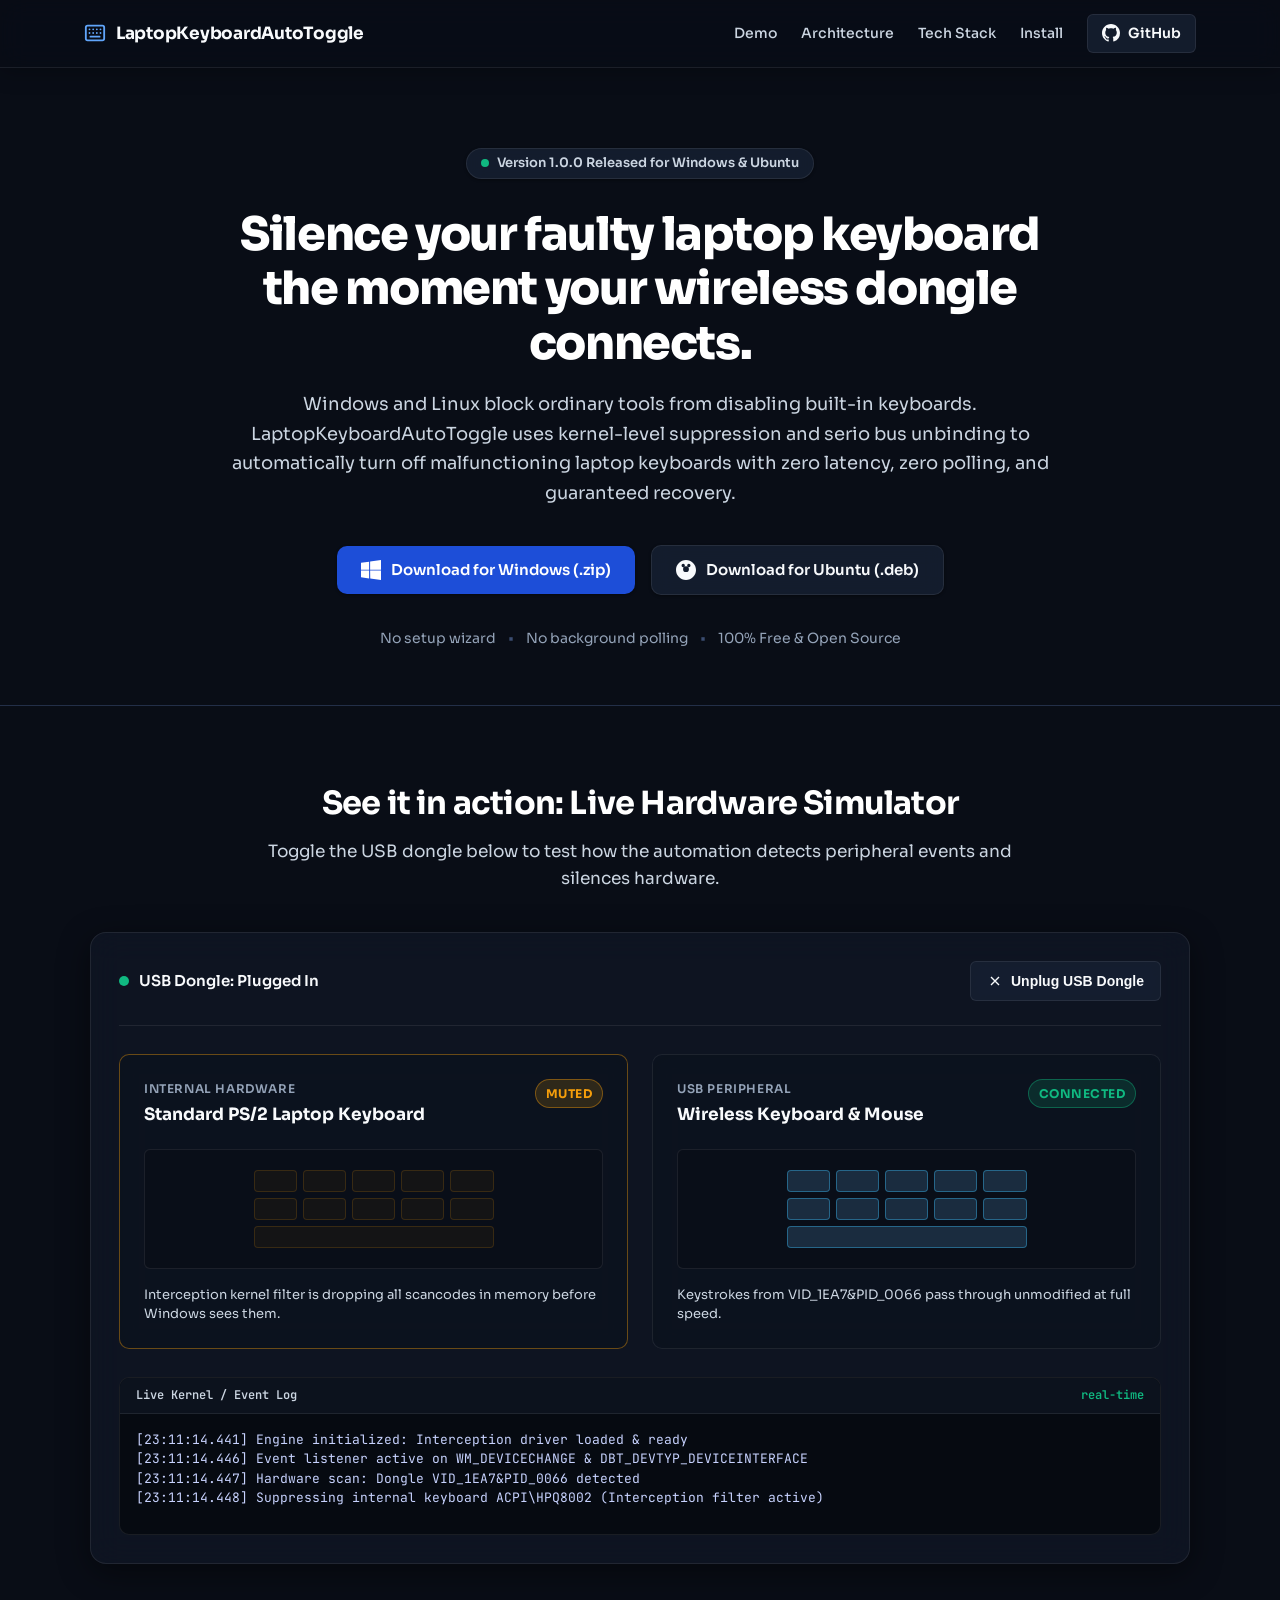
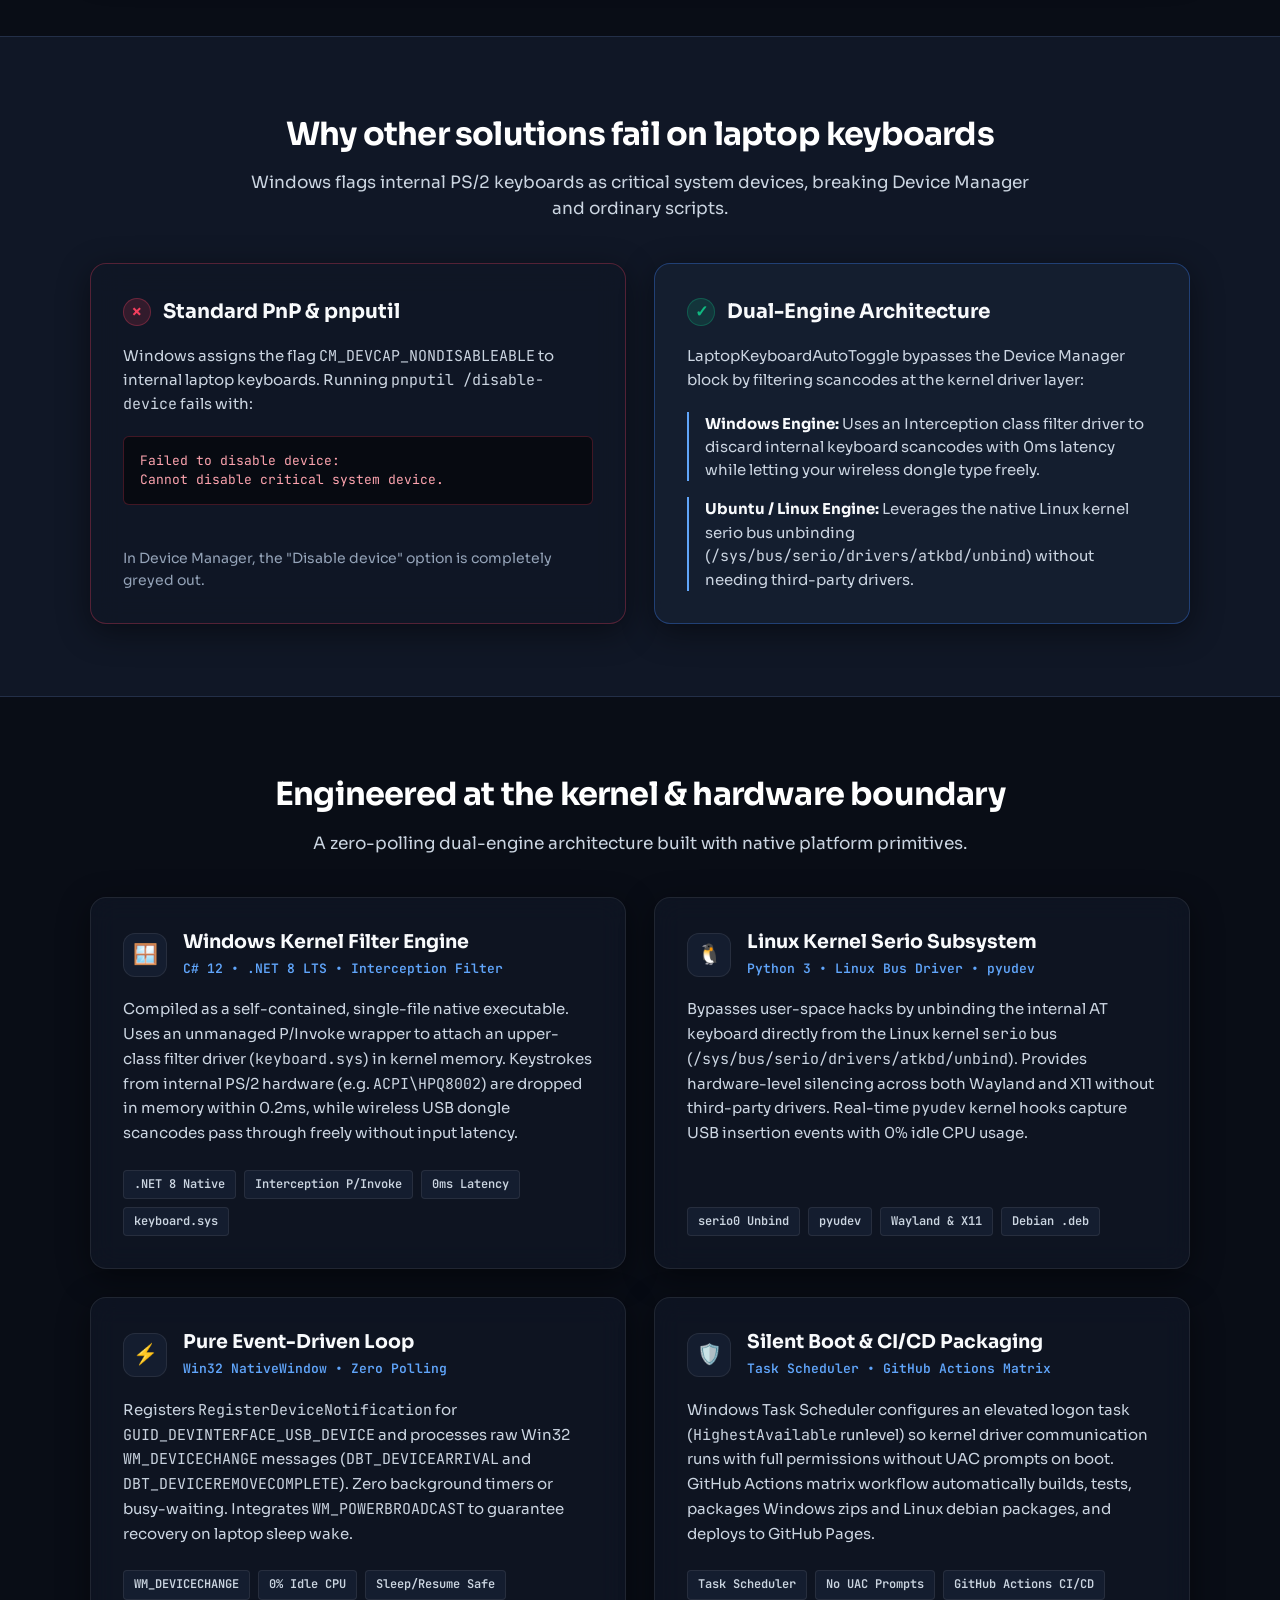
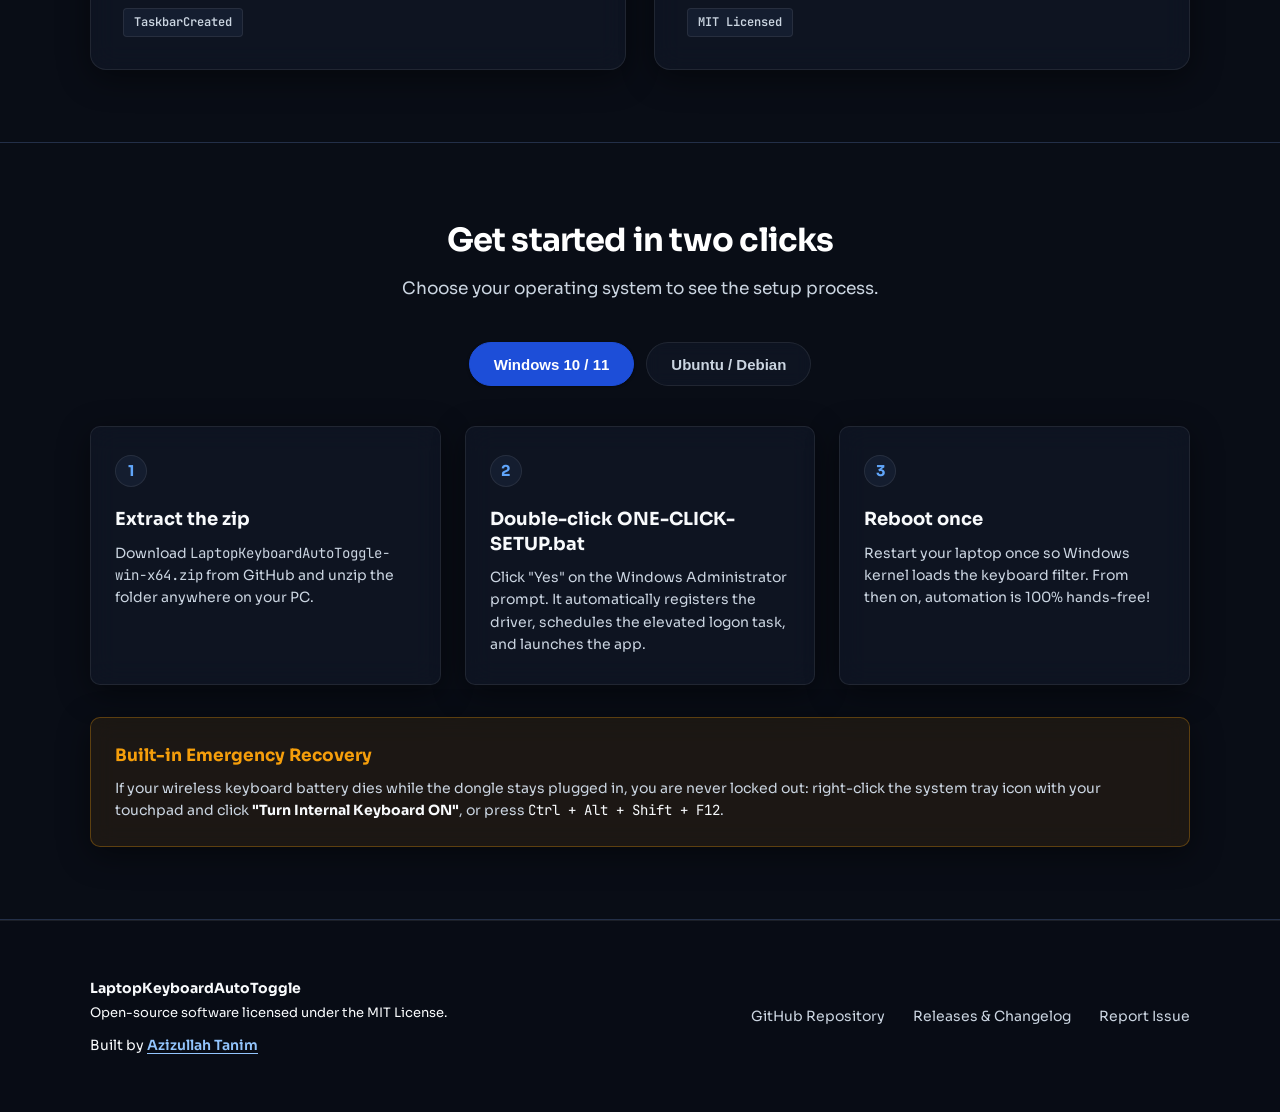
<file: docs/index.html>
<!DOCTYPE html>
<html lang="en">
<head>
  <meta charset="UTF-8">
  <meta name="viewport" content="width=device-width, initial-scale=1.0">
  <title>LaptopKeyboardAutoToggle — Automatic Internal Keyboard Suppression</title>
  <meta name="description" content="Lightweight open-source utility for Windows and Ubuntu that automatically silences faulty laptop keyboards when a wireless USB dongle connects.">
  
  <!-- Open Graph / Facebook -->
  <meta property="og:type" content="website">
  <meta property="og:url" content="https://tanim913.github.io/LaptopKeyboardAutoToggle/">
  <meta property="og:title" content="LaptopKeyboardAutoToggle — Automatic Internal Keyboard Suppression">
  <meta property="og:description" content="Lightweight open-source utility for Windows and Ubuntu that automatically silences faulty laptop keyboards when a wireless USB dongle connects.">
  <meta property="og:image" content="https://tanim913.github.io/LaptopKeyboardAutoToggle/og-image.png">
  <meta property="og:image:width" content="1200">
  <meta property="og:image:height" content="630">

  <!-- Twitter / X -->
  <meta name="twitter:card" content="summary_large_image">
  <meta name="twitter:url" content="https://tanim913.github.io/LaptopKeyboardAutoToggle/">
  <meta name="twitter:title" content="LaptopKeyboardAutoToggle — Automatic Internal Keyboard Suppression">
  <meta name="twitter:description" content="Lightweight open-source utility for Windows and Ubuntu that automatically silences faulty laptop keyboards when a wireless USB dongle connects.">
  <meta name="twitter:image" content="https://tanim913.github.io/LaptopKeyboardAutoToggle/og-image.png">

  <link rel="stylesheet" href="style.css">
  <link rel="preconnect" href="https://fonts.googleapis.com">
  <link rel="preconnect" href="https://fonts.gstatic.com" crossorigin>
  <link href="https://fonts.googleapis.com/css2?family=Sora:wght@400;500;600;700;800&family=JetBrains+Mono:wght@400;500;600&display=swap" rel="stylesheet">
</head>
<body>

  <!-- Navigation -->
  <nav class="site-nav">
    <div class="nav-container">
      <a href="#" class="brand">
        <svg class="brand-icon" viewBox="0 0 24 24" fill="none" stroke="currentColor" stroke-width="2" stroke-linecap="round" stroke-linejoin="round">
          <rect x="2" y="4" width="20" height="16" rx="2"></rect>
          <path d="M6 8h.001M10 8h.001M14 8h.001M18 8h.001M6 12h.001M10 12h.001M14 12h.001M18 12h.001M7 16h10"></path>
        </svg>
        <span class="brand-name">LaptopKeyboardAutoToggle</span>
      </a>

      <div class="nav-links">
        <a href="#simulator" class="nav-item">Demo</a>
        <a href="#architecture" class="nav-item">Architecture</a>
        <a href="#tech" class="nav-item">Tech Stack</a>
        <a href="#install" class="nav-item">Install</a>
        <a href="https://github.com/tanim913/LaptopKeyboardAutoToggle" class="nav-btn-gh" target="_blank" rel="noopener" aria-label="GitHub Repository">
          <svg viewBox="0 0 24 24" width="18" height="18" fill="currentColor">
            <path d="M12 0C5.37 0 0 5.37 0 12c0 5.31 3.435 9.795 8.205 11.385.6.105.825-.255.825-.57 0-.285-.015-1.23-.015-2.235-3.015.555-3.795-.735-4.035-1.41-.135-.345-.72-1.41-1.23-1.695-.42-.225-1.02-.78-.015-.795.945-.015 1.62.87 1.845 1.23 1.08 1.815 2.805 1.305 3.495.99.105-.78.42-1.305.765-1.605-2.67-.3-5.46-1.335-5.46-5.925 0-1.305.465-2.385 1.23-3.225-.12-.3-.54-1.53.12-3.18 0 0 1.005-.315 3.3 1.23.96-.27 1.98-.405 3-.405s2.04.135 3 .405c2.295-1.56 3.3-1.23 3.3-1.23.66 1.65.24 2.88.12 3.18.765.84 1.23 1.905 1.23 3.225 0 4.605-2.805 5.625-5.475 5.925.435.375.81 1.095.81 2.22 0 1.605-.015 2.895-.015 3.3 0 .315.225.69.825.57A12.02 12.02 0 0024 12c0-6.63-5.37-12-12-12z"/>
          </svg>
          <span class="gh-text">GitHub</span>
        </a>
      </div>
    </div>
  </nav>

  <!-- Hero Section -->
  <header class="hero-section">
    <div class="hero-container">
      <div class="version-badge">
        <span class="badge-dot"></span>
        <span>Version 1.0.0 Released for Windows & Ubuntu</span>
      </div>

      <h1 class="hero-title">
        Silence your faulty laptop keyboard the moment your wireless dongle connects.
      </h1>

      <p class="hero-description">
        Windows and Linux block ordinary tools from disabling built-in keyboards. LaptopKeyboardAutoToggle uses kernel-level suppression and serio bus unbinding to automatically turn off malfunctioning laptop keyboards with zero latency, zero polling, and guaranteed recovery.
      </p>

      <div class="hero-actions">
        <a href="https://github.com/tanim913/LaptopKeyboardAutoToggle/releases/download/v1.0.0/LaptopKeyboardAutoToggle-win-x64.zip" class="btn btn-primary">
          <svg viewBox="0 0 24 24" width="20" height="20" fill="currentColor">
            <path d="M0 3.449L9.75 2.1v9.451H0m10.949-9.602L24 0v11.551H10.949M0 12.6h9.75v9.451L0 20.699M10.949 12.6H24V24l-12.9-1.801"/>
          </svg>
          <span>Download for Windows (.zip)</span>
        </a>

        <a href="https://github.com/tanim913/LaptopKeyboardAutoToggle/releases/download/v1.2.0/laptop-keyboard-auto-toggle_1.2.0-1_all.deb" class="btn btn-secondary">
          <svg viewBox="0 0 24 24" width="20" height="20" fill="currentColor">
            <path d="M12 0C5.373 0 0 5.373 0 12c0 6.627 5.373 12 12 12s12-5.373 12-12c0-6.627-5.373-12-12-12zm-3.414 4.586a2.001 2.001 0 110 4 2.001 2.001 0 010-4zm6.828 0a2 2 0 110 4 2 2 0 010-4zM12 14.5a3.5 3.5 0 110-7 3.5 3.5 0 010 7z"/>
          </svg>
          <span>Download for Ubuntu (.deb)</span>
        </a>
      </div>

      <div class="hero-meta">
        <span>No setup wizard</span>
        <span class="meta-separator">•</span>
        <span>No background polling</span>
        <span class="meta-separator">•</span>
        <span>100% Free & Open Source</span>
      </div>
    </div>
  </header>

  <!-- Interactive Demo / Simulator Section -->
  <section id="simulator" class="simulator-section">
    <div class="section-container">
      <div class="section-header">
        <h2 class="section-title">See it in action: Live Hardware Simulator</h2>
        <p class="section-subtitle">Toggle the USB dongle below to test how the automation detects peripheral events and silences hardware.</p>
      </div>

      <div class="simulator-card">
        <div class="simulator-controls">
          <div class="control-label">
            <span class="control-indicator" id="simDongleStatusDot"></span>
            <span id="simDongleStatusText">USB Dongle: Plugged In</span>
          </div>

          <button id="simToggleBtn" class="sim-btn">
            <svg class="plug-icon" viewBox="0 0 24 24" fill="none" stroke="currentColor" stroke-width="2">
              <path d="M18 6L6 18M6 6l12 12"></path>
            </svg>
            <span id="simBtnLabel">Unplug USB Dongle</span>
          </button>
        </div>

        <div class="simulator-grid">
          <!-- Laptop Keyboard Device Card -->
          <div class="device-box" id="simLaptopBox">
            <div class="device-header">
              <div class="device-identity">
                <span class="device-type">Internal Hardware</span>
                <span class="device-name">Standard PS/2 Laptop Keyboard</span>
              </div>
              <span class="status-pill status-disabled" id="simLaptopPill">MUTED</span>
            </div>

            <div class="device-body">
              <div class="device-visual">
                <div class="keyboard-frame" id="simLaptopFrame">
                  <div class="key-row"><span class="key"></span><span class="key"></span><span class="key"></span><span class="key"></span><span class="key"></span></div>
                  <div class="key-row"><span class="key"></span><span class="key"></span><span class="key"></span><span class="key"></span><span class="key"></span></div>
                  <div class="key-row"><span class="key space"></span></div>
                </div>
              </div>
              <p class="device-caption" id="simLaptopCaption">Interception kernel filter is dropping all scancodes in memory before Windows sees them.</p>
            </div>
          </div>

          <!-- Wireless Keyboard Device Card -->
          <div class="device-box" id="simWirelessBox">
            <div class="device-header">
              <div class="device-identity">
                <span class="device-type">USB Peripheral</span>
                <span class="device-name">Wireless Keyboard & Mouse</span>
              </div>
              <span class="status-pill status-active" id="simWirelessPill">CONNECTED</span>
            </div>

            <div class="device-body">
              <div class="device-visual">
                <div class="keyboard-frame active-frame" id="simWirelessFrame">
                  <div class="key-row"><span class="key active"></span><span class="key active"></span><span class="key active"></span><span class="key active"></span><span class="key active"></span></div>
                  <div class="key-row"><span class="key active"></span><span class="key active"></span><span class="key active"></span><span class="key active"></span><span class="key active"></span></div>
                  <div class="key-row"><span class="key space active"></span></div>
                </div>
              </div>
              <p class="device-caption" id="simWirelessCaption">Keystrokes from VID_1EA7&PID_0066 pass through unmodified at full speed.</p>
            </div>
          </div>
        </div>

        <!-- Simulated Event Console -->
        <div class="console-box">
          <div class="console-bar">
            <span>Live Kernel / Event Log</span>
            <span class="console-tag">real-time</span>
          </div>
          <pre id="simConsoleOutput" class="console-content"></pre>
        </div>
      </div>
    </div>
  </section>

  <!-- The Problem & Architecture -->
  <section id="architecture" class="architecture-section">
    <div class="section-container">
      <div class="section-header">
        <h2 class="section-title">Why other solutions fail on laptop keyboards</h2>
        <p class="section-subtitle">Windows flags internal PS/2 keyboards as critical system devices, breaking Device Manager and ordinary scripts.</p>
      </div>

      <div class="comparison-grid">
        <div class="comparison-card comp-failed">
          <div class="card-title-group">
            <span class="card-marker">×</span>
            <h3>Standard PnP & pnputil</h3>
          </div>
          <p class="card-desc">
            Windows assigns the flag <code>CM_DEVCAP_NONDISABLEABLE</code> to internal laptop keyboards. Running <code>pnputil /disable-device</code> fails with:
          </p>
          <div class="code-snippet-box">
            <code>Failed to disable device:<br>Cannot disable critical system device.</code>
          </div>
          <p class="card-note">In Device Manager, the "Disable device" option is completely greyed out.</p>
        </div>

        <div class="comparison-card comp-success">
          <div class="card-title-group">
            <span class="card-marker check">✓</span>
            <h3>Dual-Engine Architecture</h3>
          </div>
          <p class="card-desc">
            LaptopKeyboardAutoToggle bypasses the Device Manager block by filtering scancodes at the kernel driver layer:
          </p>
          <ul class="engine-list">
            <li>
              <strong>Windows Engine:</strong> Uses an Interception class filter driver to discard internal keyboard scancodes with 0ms latency while letting your wireless dongle type freely.
            </li>
            <li>
              <strong>Ubuntu / Linux Engine:</strong> Leverages the native Linux kernel serio bus unbinding (<code>/sys/bus/serio/drivers/atkbd/unbind</code>) without needing third-party drivers.
            </li>
          </ul>
        </div>
      </div>
    </div>
  </section>

  <!-- Technology Stack Section -->
  <section id="tech" class="tech-section">
    <div class="section-container">
      <div class="section-header">
        <h2 class="section-title">Engineered at the kernel & hardware boundary</h2>
        <p class="section-subtitle">A zero-polling dual-engine architecture built with native platform primitives.</p>
      </div>

      <div class="tech-grid">
        <div class="tech-card">
          <div class="tech-card-header">
            <span class="tech-icon-badge win-badge">🪟</span>
            <div class="tech-header-text">
              <h3>Windows Kernel Filter Engine</h3>
              <span class="tech-sub">C# 12 • .NET 8 LTS • Interception Filter</span>
            </div>
          </div>
          <p class="tech-body">
            Compiled as a self-contained, single-file native executable. Uses an unmanaged P/Invoke wrapper to attach an upper-class filter driver (<code>keyboard.sys</code>) in kernel memory. Keystrokes from internal PS/2 hardware (e.g. <code>ACPI\HPQ8002</code>) are dropped in memory within 0.2ms, while wireless USB dongle scancodes pass through freely without input latency.
          </p>
          <div class="tech-tags">
            <span class="tag">.NET 8 Native</span>
            <span class="tag">Interception P/Invoke</span>
            <span class="tag">0ms Latency</span>
            <span class="tag">keyboard.sys</span>
          </div>
        </div>

        <div class="tech-card">
          <div class="tech-card-header">
            <span class="tech-icon-badge linux-badge">🐧</span>
            <div class="tech-header-text">
              <h3>Linux Kernel Serio Subsystem</h3>
              <span class="tech-sub">Python 3 • Linux Bus Driver • pyudev</span>
            </div>
          </div>
          <p class="tech-body">
            Bypasses user-space hacks by unbinding the internal AT keyboard directly from the Linux kernel <code>serio</code> bus (<code>/sys/bus/serio/drivers/atkbd/unbind</code>). Provides hardware-level silencing across both Wayland and X11 without third-party drivers. Real-time <code>pyudev</code> kernel hooks capture USB insertion events with 0% idle CPU usage.
          </p>
          <div class="tech-tags">
            <span class="tag">serio0 Unbind</span>
            <span class="tag">pyudev</span>
            <span class="tag">Wayland & X11</span>
            <span class="tag">Debian .deb</span>
          </div>
        </div>

        <div class="tech-card">
          <div class="tech-card-header">
            <span class="tech-icon-badge event-badge">⚡</span>
            <div class="tech-header-text">
              <h3>Pure Event-Driven Loop</h3>
              <span class="tech-sub">Win32 NativeWindow • Zero Polling</span>
            </div>
          </div>
          <p class="tech-body">
            Registers <code>RegisterDeviceNotification</code> for <code>GUID_DEVINTERFACE_USB_DEVICE</code> and processes raw Win32 <code>WM_DEVICECHANGE</code> messages (<code>DBT_DEVICEARRIVAL</code> and <code>DBT_DEVICEREMOVECOMPLETE</code>). Zero background timers or busy-waiting. Integrates <code>WM_POWERBROADCAST</code> to guarantee recovery on laptop sleep wake.
          </p>
          <div class="tech-tags">
            <span class="tag">WM_DEVICECHANGE</span>
            <span class="tag">0% Idle CPU</span>
            <span class="tag">Sleep/Resume Safe</span>
            <span class="tag">TaskbarCreated</span>
          </div>
        </div>

        <div class="tech-card">
          <div class="tech-card-header">
            <span class="tech-icon-badge boot-badge">🛡️</span>
            <div class="tech-header-text">
              <h3>Silent Boot & CI/CD Packaging</h3>
              <span class="tech-sub">Task Scheduler • GitHub Actions Matrix</span>
            </div>
          </div>
          <p class="tech-body">
            Windows Task Scheduler configures an elevated logon task (<code>HighestAvailable</code> runlevel) so kernel driver communication runs with full permissions without UAC prompts on boot. GitHub Actions matrix workflow automatically builds, tests, packages Windows zips and Linux debian packages, and deploys to GitHub Pages.
          </p>
          <div class="tech-tags">
            <span class="tag">Task Scheduler</span>
            <span class="tag">No UAC Prompts</span>
            <span class="tag">GitHub Actions CI/CD</span>
            <span class="tag">MIT Licensed</span>
          </div>
        </div>
      </div>
    </div>
  </section>

  <!-- Installation & Usage Guide -->
  <section id="install" class="install-section">
    <div class="section-container">
      <div class="section-header">
        <h2 class="section-title">Get started in two clicks</h2>
        <p class="section-subtitle">Choose your operating system to see the setup process.</p>
      </div>

      <!-- OS Tabs -->
      <div class="os-tabs">
        <button class="os-tab active" data-tab="win">Windows 10 / 11</button>
        <button class="os-tab" data-tab="linux">Ubuntu / Debian</button>
      </div>

      <!-- Windows Tab Content -->
      <div class="tab-pane active" id="pane-win">
        <div class="steps-grid">
          <div class="step-card">
            <div class="step-num">1</div>
            <h3>Extract the zip</h3>
            <p>Download <code>LaptopKeyboardAutoToggle-win-x64.zip</code> from GitHub and unzip the folder anywhere on your PC.</p>
          </div>

          <div class="step-card">
            <div class="step-num">2</div>
            <h3>Double-click ONE-CLICK-SETUP.bat</h3>
            <p>Click "Yes" on the Windows Administrator prompt. It automatically registers the driver, schedules the elevated logon task, and launches the app.</p>
          </div>

          <div class="step-card">
            <div class="step-num">3</div>
            <h3>Reboot once</h3>
            <p>Restart your laptop once so Windows kernel loads the keyboard filter. From then on, automation is 100% hands-free!</p>
          </div>
        </div>

        <div class="emergency-callout">
          <div class="callout-content">
            <h3>Built-in Emergency Recovery</h3>
            <p>If your wireless keyboard battery dies while the dongle stays plugged in, you are never locked out: right-click the system tray icon with your touchpad and click <strong>"Turn Internal Keyboard ON"</strong>, or press <code>Ctrl + Alt + Shift + F12</code>.</p>
          </div>
        </div>
      </div>

      <!-- Linux Tab Content -->
      <div class="tab-pane" id="pane-linux">
        <div class="steps-grid">
          <div class="step-card">
            <div class="step-num">1</div>
            <h3>Download the .deb</h3>
            <p>Download <code>laptop-keyboard-auto-toggle_1.2.0-1_all.deb</code> from GitHub Releases.</p>
          </div>

          <div class="step-card">
            <div class="step-num">2</div>
            <h3>Double-click to install</h3>
            <p>Open it with Ubuntu Software Center and click <strong>Install</strong>, or run in terminal:</p>
            <div class="code-line">
              <code>sudo apt install ./laptop-keyboard-auto-toggle_1.2.0-1_all.deb</code>
              <button class="copy-btn" data-copy="sudo apt install ./laptop-keyboard-auto-toggle_1.2.0-1_all.deb">Copy</button>
            </div>
          </div>

          <div class="step-card">
            <div class="step-num">3</div>
            <h3>Done</h3>
            <p>The indicator appears in your Ubuntu top bar and lets you pick your receiver under <strong>Choose Wireless Dongle</strong>; from then on the internal keyboard is silenced whenever it is plugged in.</p>
          </div>
        </div>
      </div>
    </div>
  </section>

  <!-- Footer -->
  <footer class="site-footer">
    <div class="footer-container">
      <div class="footer-left">
        <p><strong>LaptopKeyboardAutoToggle</strong></p>
        <p class="footer-sub">Open-source software licensed under the MIT License.</p>
        <p class="footer-credit">Built by <a href="https://github.com/tanim913" target="_blank" rel="noopener" class="author-link">Azizullah Tanim</a></p>
      </div>

      <div class="footer-right">
        <a href="https://github.com/tanim913/LaptopKeyboardAutoToggle" target="_blank" rel="noopener">GitHub Repository</a>
        <a href="https://github.com/tanim913/LaptopKeyboardAutoToggle/releases" target="_blank" rel="noopener">Releases & Changelog</a>
        <a href="https://github.com/tanim913/LaptopKeyboardAutoToggle/issues" target="_blank" rel="noopener">Report Issue</a>
      </div>
    </div>
  </footer>

  <script src="script.js"></script>
</body>
</html>
</file>
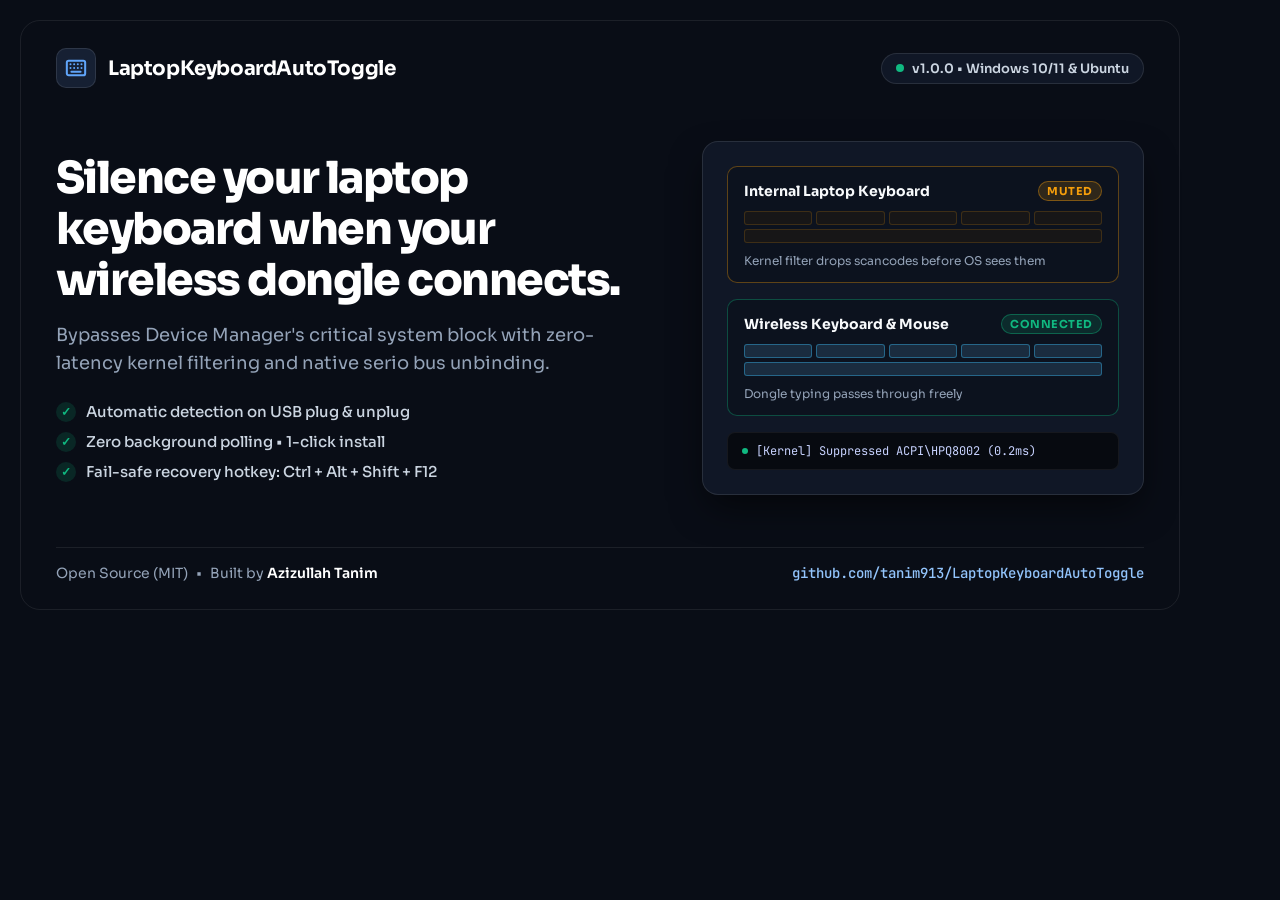
<file: docs/social-preview.html>
<!DOCTYPE html>
<html lang="en">
<head>
  <meta charset="UTF-8">
  <title>LaptopKeyboardAutoToggle — Social Preview Card</title>
  <link rel="preconnect" href="https://fonts.googleapis.com">
  <link rel="preconnect" href="https://fonts.gstatic.com" crossorigin>
  <link href="https://fonts.googleapis.com/css2?family=Sora:wght@400;600;700;800&family=JetBrains+Mono:wght@500;600;700&display=swap" rel="stylesheet">
  <style>
    *, *::before, *::after {
      box-sizing: border-box;
      margin: 0;
      padding: 0;
    }

    body {
      width: 1200px;
      height: 630px;
      overflow: hidden;
      background-color: #090d16;
      color: #f8fafc;
      font-family: 'Sora', -apple-system, BlinkMacSystemFont, "Segoe UI", Roboto, sans-serif;
      display: flex;
      flex-direction: column;
      justify-content: space-between;
      padding: 48px 56px;
      position: relative;
      -webkit-font-smoothing: antialiased;
    }

    /* Architectural frame & subtle corner marks */
    .card-border {
      position: absolute;
      inset: 20px;
      border: 1px solid rgba(255, 255, 255, 0.08);
      border-radius: 20px;
      pointer-events: none;
    }

    /* Top bar */
    .top-bar {
      display: flex;
      align-items: center;
      justify-content: space-between;
      z-index: 2;
    }

    .brand-mark {
      display: flex;
      align-items: center;
      gap: 12px;
    }

    .brand-icon-box {
      width: 40px;
      height: 40px;
      border-radius: 10px;
      background-color: #162033;
      border: 1px solid rgba(255, 255, 255, 0.1);
      display: flex;
      align-items: center;
      justify-content: center;
      color: #60a5fa;
    }

    .brand-name {
      font-size: 1.25rem;
      font-weight: 700;
      letter-spacing: -0.02em;
      color: #ffffff;
    }

    .meta-badge {
      display: inline-flex;
      align-items: center;
      gap: 8px;
      padding: 6px 14px;
      border-radius: 9999px;
      background-color: #101726;
      border: 1px solid rgba(255, 255, 255, 0.1);
      font-size: 0.8125rem;
      font-weight: 600;
      color: #cbd5e1;
    }

    .badge-dot {
      width: 8px;
      height: 8px;
      border-radius: 50%;
      background-color: #10b981;
    }

    /* Main Grid */
    .main-grid {
      display: grid;
      grid-template-columns: 1.15fr 0.85fr;
      gap: 48px;
      align-items: center;
      z-index: 2;
      margin: auto 0;
    }

    /* Left Column */
    .left-col {
      display: flex;
      flex-direction: column;
      gap: 16px;
    }

    .headline {
      font-size: 2.75rem;
      font-weight: 800;
      line-height: 1.16;
      letter-spacing: -0.035em;
      color: #ffffff;
    }

    .subheadline {
      font-size: 1.125rem;
      line-height: 1.55;
      color: #94a3b8;
      max-width: 52ch;
    }

    .features-list {
      display: flex;
      flex-direction: column;
      gap: 10px;
      margin-top: 8px;
    }

    .feature-item {
      display: flex;
      align-items: center;
      gap: 10px;
      font-size: 0.9375rem;
      color: #cbd5e1;
      font-weight: 500;
    }

    .feature-check {
      display: inline-flex;
      align-items: center;
      justify-content: center;
      width: 20px;
      height: 20px;
      border-radius: 50%;
      background-color: rgba(16, 185, 129, 0.15);
      color: #10b981;
      font-size: 0.75rem;
      font-weight: 700;
      flex-shrink: 0;
    }

    /* Right Column (Visual Hardware State Card) */
    .hardware-card {
      background-color: #101726;
      border: 1px solid rgba(255, 255, 255, 0.1);
      border-radius: 16px;
      padding: 24px;
      display: flex;
      flex-direction: column;
      gap: 16px;
      box-shadow: 0 16px 36px -6px rgba(0, 0, 0, 0.6);
    }

    .device-unit {
      background-color: #0c121e;
      border: 1px solid rgba(255, 255, 255, 0.06);
      border-radius: 10px;
      padding: 14px 16px;
      display: flex;
      flex-direction: column;
      gap: 10px;
    }

    .device-unit.muted-unit {
      border-color: rgba(245, 158, 11, 0.35);
    }

    .device-unit.active-unit {
      border-color: rgba(16, 185, 129, 0.35);
    }

    .unit-header {
      display: flex;
      align-items: center;
      justify-content: space-between;
    }

    .unit-title {
      font-size: 0.875rem;
      font-weight: 700;
      color: #f8fafc;
    }

    .status-pill {
      font-size: 0.6875rem;
      font-weight: 700;
      letter-spacing: 0.05em;
      padding: 2px 8px;
      border-radius: 9999px;
    }

    .status-muted {
      background-color: rgba(245, 158, 11, 0.15);
      color: #f59e0b;
      border: 1px solid rgba(245, 158, 11, 0.4);
    }

    .status-active {
      background-color: rgba(16, 185, 129, 0.15);
      color: #10b981;
      border: 1px solid rgba(16, 185, 129, 0.4);
    }

    /* Mini Keyboard Visual */
    .mini-keyboard {
      display: flex;
      flex-direction: column;
      gap: 4px;
    }

    .mini-row {
      display: flex;
      gap: 4px;
    }

    .mini-key {
      height: 14px;
      flex: 1;
      border-radius: 3px;
      background-color: #162033;
      border: 1px solid rgba(255, 255, 255, 0.06);
    }

    .mini-key.space {
      flex: 3;
    }

    .mini-key.muted {
      background-color: #1f1a14;
      border-color: rgba(245, 158, 11, 0.3);
      opacity: 0.6;
    }

    .mini-key.active {
      background-color: #1a2c3f;
      border-color: rgba(56, 189, 248, 0.4);
    }

    .unit-caption {
      font-size: 0.75rem;
      color: #94a3b8;
    }

    /* Console Snippet in Card */
    .console-strip {
      background-color: #070a10;
      border: 1px solid rgba(255, 255, 255, 0.06);
      border-radius: 8px;
      padding: 10px 14px;
      font-family: 'JetBrains Mono', monospace;
      font-size: 0.75rem;
      color: #c7d2fe;
      display: flex;
      align-items: center;
      gap: 8px;
    }

    .console-indicator {
      width: 6px;
      height: 6px;
      border-radius: 50%;
      background-color: #10b981;
    }

    /* Footer / Credit Bar */
    .footer-bar {
      display: flex;
      align-items: center;
      justify-content: space-between;
      border-top: 1px solid rgba(255, 255, 255, 0.08);
      padding-top: 16px;
      font-size: 0.875rem;
      color: #94a3b8;
      z-index: 2;
    }

    .footer-left {
      display: flex;
      align-items: center;
      gap: 8px;
    }

    .author-name {
      color: #ffffff;
      font-weight: 600;
    }

    .repo-link {
      font-family: 'JetBrains Mono', monospace;
      color: #93c5fd;
      font-weight: 500;
    }
  </style>
</head>
<body>
  <div class="card-border"></div>

  <!-- Top Bar -->
  <div class="top-bar">
    <div class="brand-mark">
      <div class="brand-icon-box">
        <svg viewBox="0 0 24 24" width="22" height="22" fill="none" stroke="currentColor" stroke-width="2.2" stroke-linecap="round" stroke-linejoin="round">
          <rect x="2" y="4" width="20" height="16" rx="2"></rect>
          <path d="M6 8h.001M10 8h.001M14 8h.001M18 8h.001M6 12h.001M10 12h.001M14 12h.001M18 12h.001M7 16h10"></path>
        </svg>
      </div>
      <span class="brand-name">LaptopKeyboardAutoToggle</span>
    </div>

    <div class="meta-badge">
      <span class="badge-dot"></span>
      <span>v1.0.0 • Windows 10/11 & Ubuntu</span>
    </div>
  </div>

  <!-- Main Content Grid -->
  <div class="main-grid">
    <!-- Left Hero Copy -->
    <div class="left-col">
      <h1 class="headline">Silence your laptop keyboard when your wireless dongle connects.</h1>
      <p class="subheadline">Bypasses Device Manager's critical system block with zero-latency kernel filtering and native serio bus unbinding.</p>

      <div class="features-list">
        <div class="feature-item">
          <span class="feature-check">✓</span>
          <span>Automatic detection on USB plug & unplug</span>
        </div>
        <div class="feature-item">
          <span class="feature-check">✓</span>
          <span>Zero background polling • 1-click install</span>
        </div>
        <div class="feature-item">
          <span class="feature-check">✓</span>
          <span>Fail-safe recovery hotkey: Ctrl + Alt + Shift + F12</span>
        </div>
      </div>
    </div>

    <!-- Right Hardware State Representation -->
    <div class="hardware-card">
      <div class="device-unit muted-unit">
        <div class="unit-header">
          <span class="unit-title">Internal Laptop Keyboard</span>
          <span class="status-pill status-muted">MUTED</span>
        </div>
        <div class="mini-keyboard">
          <div class="mini-row"><span class="mini-key muted"></span><span class="mini-key muted"></span><span class="mini-key muted"></span><span class="mini-key muted"></span><span class="mini-key muted"></span></div>
          <div class="mini-row"><span class="mini-key space muted"></span></div>
        </div>
        <span class="unit-caption">Kernel filter drops scancodes before OS sees them</span>
      </div>

      <div class="device-unit active-unit">
        <div class="unit-header">
          <span class="unit-title">Wireless Keyboard & Mouse</span>
          <span class="status-pill status-active">CONNECTED</span>
        </div>
        <div class="mini-keyboard">
          <div class="mini-row"><span class="mini-key active"></span><span class="mini-key active"></span><span class="mini-key active"></span><span class="mini-key active"></span><span class="mini-key active"></span></div>
          <div class="mini-row"><span class="mini-key space active"></span></div>
        </div>
        <span class="unit-caption">Dongle typing passes through freely</span>
      </div>

      <div class="console-strip">
        <span class="console-indicator"></span>
        <span>[Kernel] Suppressed ACPI\HPQ8002 (0.2ms)</span>
      </div>
    </div>
  </div>

  <!-- Bottom Bar -->
  <div class="footer-bar">
    <div class="footer-left">
      <span>Open Source (MIT)</span>
      <span>•</span>
      <span>Built by <strong class="author-name">Azizullah Tanim</strong></span>
    </div>
    <div class="repo-link">github.com/tanim913/LaptopKeyboardAutoToggle</div>
  </div>
</body>
</html>
</file>
<file: docs/style.css>
/* ==========================================================================
   LaptopKeyboardAutoToggle — Official Stylesheet
   Crafted under Impeccable Design Principles & Universal Responsive Rules
   ========================================================================== */

:root {
  --bg-canvas: #090d16;
  --bg-surface: #101726;
  --bg-surface-elevated: #162033;
  --bg-surface-inset: #0c121e;

  /* Frosted glass acrylic surface tokens */
  --glass-surface: rgba(16, 23, 38, 0.76);
  --glass-surface-elevated: rgba(22, 32, 51, 0.82);
  --glass-surface-inset: rgba(12, 18, 30, 0.72);
  --glass-border: rgba(255, 255, 255, 0.08);
  --glass-border-hover: rgba(96, 165, 250, 0.35);
  
  --border-subtle: #232f48;
  --border-medium: #3b4d71;
  --border-focus: #60a5fa;

  /* Strict WCAG AA high-contrast text palette against dark canvas */
  --text-primary: #f8fafc;
  --text-secondary: #cbd5e1;
  --text-muted: #94a3b8;
  
  /* Distinctive accent tokens without glow halos */
  --accent-blue: #1d4ed8;
  --accent-blue-hover: #1e40af;
  --accent-blue-light: #60a5fa;
  --accent-cyan: #38bdf8;
  --accent-emerald: #10b981;
  --accent-amber: #f59e0b;
  --accent-rose: #f43f5e;

  --font-sans: 'Sora', -apple-system, BlinkMacSystemFont, "Segoe UI", Roboto, sans-serif;
  --font-mono: 'JetBrains Mono', "Cascadia Code", Consolas, monospace;

  /* Purposeful neutral elevation shadows only */
  --shadow-sm: 0 1px 3px 0 rgba(0, 0, 0, 0.4);
  --shadow-md: 0 4px 16px -2px rgba(0, 0, 0, 0.5), 0 2px 6px -1px rgba(0, 0, 0, 0.3);
  --shadow-lg: 0 12px 32px -4px rgba(0, 0, 0, 0.65), 0 4px 12px -2px rgba(0, 0, 0, 0.4);
  --shadow-glass: 0 8px 32px 0 rgba(0, 0, 0, 0.45);
  
  --radius-sm: 6px;
  --radius-md: 10px;
  --radius-lg: 16px;
  --radius-full: 9999px;
}

/* Base & Browser Surface Customizations */
*, *::before, *::after {
  box-sizing: border-box;
  margin: 0;
  padding: 0;
}

html {
  scroll-behavior: smooth;
  font-size: 16px;
  background-color: var(--bg-canvas);
  color: var(--text-primary);
  font-family: var(--font-sans);
  -webkit-font-smoothing: antialiased;
  -moz-osx-font-smoothing: grayscale;
  max-width: 100%;
  overflow-x: hidden;
}

::selection {
  background-color: #1e3a8a;
  color: #ffffff;
}

::-webkit-scrollbar {
  width: 8px;
  height: 8px;
}

::-webkit-scrollbar-track {
  background: var(--bg-canvas);
}

::-webkit-scrollbar-thumb {
  background: var(--border-medium);
  border-radius: 4px;
  border: 2px solid var(--bg-canvas);
}

::-webkit-scrollbar-thumb:hover {
  background: var(--text-muted);
}

:focus-visible {
  outline: 2px solid var(--border-focus);
  outline-offset: 3px;
}

body {
  min-height: 100vh;
  line-height: 1.6;
  background-color: var(--bg-canvas);
  max-width: 100%;
  overflow-x: hidden;
  position: relative;
}

a {
  color: inherit;
  text-decoration: none;
}

code, pre {
  font-family: var(--font-mono);
}

img, svg {
  max-width: 100%;
  height: auto;
}

/* Site Navigation (Frosted Glass Header) */
.site-nav {
  position: sticky;
  top: 0;
  z-index: 100;
  background-color: rgba(9, 13, 22, 0.85);
  backdrop-filter: blur(14px) saturate(180%);
  -webkit-backdrop-filter: blur(14px) saturate(180%);
  border-bottom: 1px solid var(--glass-border);
  box-shadow: 0 4px 20px rgba(0, 0, 0, 0.25);
  width: 100%;
}

.nav-container {
  max-width: 1160px;
  margin: 0 auto;
  padding: 0.875rem 1.5rem;
  display: flex;
  align-items: center;
  justify-content: space-between;
  gap: 1rem;
}

.brand {
  display: flex;
  align-items: center;
  gap: 0.625rem;
  font-weight: 700;
  font-size: 1.0625rem;
  letter-spacing: -0.015em;
  color: var(--text-primary);
  min-width: 0;
}

.brand-icon {
  width: 22px;
  height: 22px;
  color: var(--accent-blue-light);
  flex-shrink: 0;
  transition: transform 0.25s cubic-bezier(0.16, 1, 0.3, 1);
}

.brand:hover .brand-icon {
  transform: rotate(-8deg) scale(1.08);
}

.brand-name {
  white-space: nowrap;
  overflow: hidden;
  text-overflow: ellipsis;
}

.nav-links {
  display: flex;
  align-items: center;
  gap: 1.5rem;
  flex-shrink: 0;
}

.nav-item {
  font-size: 0.875rem;
  font-weight: 500;
  color: var(--text-secondary);
  transition: color 0.15s ease;
  white-space: nowrap;
}

.nav-item:hover {
  color: var(--text-primary);
}

.nav-btn-gh {
  display: inline-flex;
  align-items: center;
  gap: 0.5rem;
  padding: 0.45rem 0.875rem;
  border-radius: var(--radius-sm);
  background-color: var(--glass-surface-elevated);
  backdrop-filter: blur(8px);
  -webkit-backdrop-filter: blur(8px);
  border: 1px solid var(--glass-border);
  color: var(--text-primary) !important;
  font-weight: 600;
  font-size: 0.875rem;
  min-height: 38px;
  transition: all 0.2s cubic-bezier(0.16, 1, 0.3, 1);
  white-space: nowrap;
}

.nav-btn-gh:hover {
  background-color: var(--bg-surface-elevated);
  border-color: var(--border-medium);
  transform: translateY(-1px);
}

/* Hero Section */
.hero-section {
  padding: 5rem 1.5rem 3.5rem;
  position: relative;
  border-bottom: 1px solid var(--border-subtle);
  background-color: var(--bg-canvas);
}

.hero-container {
  max-width: 860px;
  margin: 0 auto;
  text-align: center;
}

.version-badge {
  display: inline-flex;
  align-items: center;
  gap: 0.5rem;
  padding: 0.35rem 0.875rem;
  border-radius: var(--radius-full);
  background-color: var(--glass-surface-elevated);
  backdrop-filter: blur(10px);
  -webkit-backdrop-filter: blur(10px);
  border: 1px solid var(--glass-border);
  font-size: 0.8125rem;
  font-weight: 600;
  color: var(--text-secondary);
  margin-bottom: 1.75rem;
  box-shadow: var(--shadow-sm);
  max-width: 100%;
  line-height: 1.4;
  transition: border-color 0.2s ease, transform 0.2s cubic-bezier(0.16, 1, 0.3, 1);
}

.version-badge:hover {
  border-color: var(--border-medium);
  transform: translateY(-1px);
}

.badge-dot {
  width: 8px;
  height: 8px;
  border-radius: 50%;
  background-color: var(--accent-emerald);
  flex-shrink: 0;
}

.hero-title {
  font-size: clamp(1.85rem, 4vw + 0.5rem, 2.875rem);
  font-weight: 800;
  line-height: 1.18;
  letter-spacing: -0.03em;
  color: #ffffff;
  margin-bottom: 1.25rem;
  word-break: normal;
  overflow-wrap: break-word;
}

.hero-description {
  font-size: clamp(0.9375rem, 1.5vw + 0.5rem, 1.125rem);
  color: var(--text-secondary);
  max-width: 68ch;
  margin: 0 auto 2.25rem;
  line-height: 1.65;
}

.hero-actions {
  display: flex;
  align-items: center;
  justify-content: center;
  gap: 1rem;
  flex-wrap: wrap;
  margin-bottom: 2rem;
}

.btn {
  display: inline-flex;
  align-items: center;
  justify-content: center;
  gap: 0.625rem;
  padding: 0.75rem 1.5rem;
  font-size: 0.9375rem;
  font-weight: 600;
  border-radius: var(--radius-md);
  min-height: 44px;
  transition: all 0.2s cubic-bezier(0.16, 1, 0.3, 1);
  cursor: pointer;
  border: none;
  text-align: center;
}

.btn-primary {
  background-color: var(--accent-blue);
  color: #ffffff;
  box-shadow: var(--shadow-sm);
}

.btn-primary:hover {
  background-color: var(--accent-blue-hover);
  transform: translateY(-2px);
  box-shadow: var(--shadow-md);
}

.btn-secondary {
  background-color: var(--glass-surface-elevated);
  backdrop-filter: blur(10px);
  -webkit-backdrop-filter: blur(10px);
  color: var(--text-primary);
  border: 1px solid var(--glass-border);
  box-shadow: var(--shadow-sm);
}

.btn-secondary:hover {
  background-color: var(--bg-surface-elevated);
  border-color: var(--text-muted);
  transform: translateY(-2px);
  box-shadow: var(--shadow-md);
}

.hero-meta {
  display: flex;
  align-items: center;
  justify-content: center;
  gap: 0.75rem;
  font-size: 0.875rem;
  color: var(--text-muted);
  flex-wrap: wrap;
}

.meta-separator {
  color: var(--border-medium);
}

/* Sections Shared Layout */
.section-container {
  max-width: 1100px;
  margin: 0 auto;
}

.section-header {
  margin-bottom: 2.5rem;
  text-align: center;
}

.section-title {
  font-size: clamp(1.5rem, 3vw + 0.2rem, 2rem);
  font-weight: 700;
  letter-spacing: -0.025em;
  color: #ffffff;
  margin-bottom: 0.625rem;
  word-break: normal;
  overflow-wrap: break-word;
}

.section-subtitle {
  font-size: clamp(0.875rem, 1.2vw + 0.4rem, 1.0625rem);
  color: var(--text-secondary);
  max-width: 60ch;
  margin: 0 auto;
  line-height: 1.55;
}

/* Simulator Section (Frosted Glass Card) */
.simulator-section {
  padding: 4.5rem 1.5rem;
  border-bottom: 1px solid var(--border-subtle);
  background-color: var(--bg-canvas);
}

.simulator-card {
  background-color: var(--glass-surface);
  backdrop-filter: blur(16px);
  -webkit-backdrop-filter: blur(16px);
  border: 1px solid var(--glass-border);
  border-radius: var(--radius-lg);
  padding: 1.75rem;
  box-shadow: var(--shadow-glass);
  transition: border-color 0.25s ease;
}

.simulator-controls {
  display: flex;
  align-items: center;
  justify-content: space-between;
  padding-bottom: 1.5rem;
  border-bottom: 1px solid var(--glass-border);
  margin-bottom: 1.75rem;
  flex-wrap: wrap;
  gap: 1rem;
}

.control-label {
  display: flex;
  align-items: center;
  gap: 0.625rem;
  font-size: 0.9375rem;
  font-weight: 600;
  color: var(--text-primary);
}

.control-indicator {
  width: 10px;
  height: 10px;
  border-radius: 50%;
  background-color: var(--accent-emerald);
  transition: background-color 0.25s ease;
  flex-shrink: 0;
}

.control-indicator.unplugged {
  background-color: var(--text-muted);
}

.sim-btn {
  display: inline-flex;
  align-items: center;
  justify-content: center;
  gap: 0.5rem;
  padding: 0.55rem 1rem;
  font-size: 0.875rem;
  font-weight: 600;
  border-radius: var(--radius-sm);
  background-color: var(--glass-surface-elevated);
  backdrop-filter: blur(8px);
  -webkit-backdrop-filter: blur(8px);
  border: 1px solid var(--glass-border);
  color: var(--text-primary);
  cursor: pointer;
  min-height: 40px;
  transition: all 0.2s cubic-bezier(0.16, 1, 0.3, 1);
}

.sim-btn:hover {
  background-color: var(--bg-surface-elevated);
  border-color: var(--border-focus);
  transform: translateY(-1px);
}

.plug-icon {
  width: 16px;
  height: 16px;
  transition: transform 0.2s ease;
  flex-shrink: 0;
}

.sim-btn:hover .plug-icon {
  transform: rotate(90deg);
}

.simulator-grid {
  display: grid;
  grid-template-columns: 1fr 1fr;
  gap: 1.5rem;
  margin-bottom: 1.75rem;
}

.device-box {
  background-color: var(--glass-surface-inset);
  backdrop-filter: blur(12px);
  -webkit-backdrop-filter: blur(12px);
  border: 1px solid var(--glass-border);
  border-radius: var(--radius-md);
  padding: 1.5rem;
  display: flex;
  flex-direction: column;
  transition: border-color 0.25s ease, background-color 0.25s ease, transform 0.25s ease;
}

.device-box.muted-device {
  border-color: rgba(245, 158, 11, 0.4);
}

.device-box.active-device {
  border-color: rgba(16, 185, 129, 0.4);
}

.device-header {
  display: flex;
  align-items: flex-start;
  justify-content: space-between;
  margin-bottom: 1.25rem;
  gap: 0.5rem;
}

.device-identity {
  display: flex;
  flex-direction: column;
  gap: 0.2rem;
  min-width: 0;
}

.device-type {
  font-size: 0.75rem;
  text-transform: uppercase;
  letter-spacing: 0.05em;
  color: var(--text-muted);
  font-weight: 600;
}

.device-name {
  font-size: 1.0625rem;
  font-weight: 700;
  color: var(--text-primary);
  word-break: normal;
  overflow-wrap: break-word;
}

.status-pill {
  padding: 0.25rem 0.625rem;
  font-size: 0.75rem;
  font-weight: 700;
  border-radius: var(--radius-full);
  letter-spacing: 0.04em;
  transition: all 0.2s ease;
  flex-shrink: 0;
}

.status-disabled {
  background-color: rgba(245, 158, 11, 0.15);
  color: var(--accent-amber);
  border: 1px solid rgba(245, 158, 11, 0.4);
}

.status-active {
  background-color: rgba(16, 185, 129, 0.15);
  color: var(--accent-emerald);
  border: 1px solid rgba(16, 185, 129, 0.4);
}

.status-offline {
  background-color: rgba(148, 163, 184, 0.12);
  color: var(--text-secondary);
  border: 1px solid var(--border-subtle);
}

.device-body {
  display: flex;
  flex-direction: column;
  flex-grow: 1;
}

.device-visual {
  background-color: rgba(9, 13, 22, 0.6);
  border: 1px solid var(--glass-border);
  border-radius: var(--radius-sm);
  padding: 1.25rem 1rem;
  margin-bottom: 1rem;
  display: flex;
  justify-content: center;
}

.keyboard-frame {
  display: flex;
  flex-direction: column;
  gap: 6px;
  width: 100%;
  max-width: 240px;
}

.key-row {
  display: flex;
  gap: 6px;
  justify-content: center;
}

.key {
  height: 22px;
  flex: 1;
  background-color: var(--glass-surface-elevated);
  border: 1px solid var(--glass-border);
  border-radius: 4px;
  transition: background-color 0.25s ease, border-color 0.25s ease, opacity 0.25s ease;
}

.key.space {
  flex: 3;
}

.key.active {
  background-color: #1a2c3f;
  border-color: rgba(56, 189, 248, 0.4);
}

.key.muted {
  background-color: #1f1a14;
  border-color: rgba(245, 158, 11, 0.3);
  opacity: 0.55;
}

.device-caption {
  font-size: 0.8125rem;
  color: var(--text-secondary);
  line-height: 1.5;
}

/* Console Box */
.console-box {
  background-color: rgba(7, 10, 16, 0.85);
  border: 1px solid var(--glass-border);
  border-radius: var(--radius-md);
  overflow: hidden;
  max-width: 100%;
}

.console-bar {
  display: flex;
  align-items: center;
  justify-content: space-between;
  padding: 0.5rem 1rem;
  background-color: rgba(13, 19, 31, 0.9);
  border-bottom: 1px solid var(--glass-border);
  font-size: 0.75rem;
  font-weight: 600;
  color: var(--text-secondary);
  font-family: var(--font-mono);
}

.console-tag {
  color: var(--accent-emerald);
}

.console-content {
  padding: 1rem;
  font-family: var(--font-mono);
  font-size: 0.8125rem;
  color: #c7d2fe;
  height: 120px;
  overflow-y: auto;
  line-height: 1.5;
  white-space: pre;
  overflow-x: auto;
}

/* Architecture Section */
.architecture-section {
  padding: 4.5rem 1.5rem;
  border-bottom: 1px solid var(--border-subtle);
  background-color: var(--bg-surface);
}

.comparison-grid {
  display: grid;
  grid-template-columns: 1fr 1fr;
  gap: 1.75rem;
}

.comparison-card {
  background-color: var(--glass-surface);
  backdrop-filter: blur(14px);
  -webkit-backdrop-filter: blur(14px);
  border-radius: var(--radius-lg);
  padding: 2rem;
  border: 1px solid var(--glass-border);
  display: flex;
  flex-direction: column;
  box-shadow: var(--shadow-glass);
  transition: transform 0.25s cubic-bezier(0.16, 1, 0.3, 1), border-color 0.25s ease;
}

.comparison-card:hover {
  transform: translateY(-2px);
}

.comp-failed {
  border-color: rgba(244, 63, 94, 0.3);
}

.comp-failed:hover {
  border-color: rgba(244, 63, 94, 0.5);
}

.comp-success {
  border-color: rgba(59, 130, 246, 0.35);
  background-color: var(--glass-surface-elevated);
}

.comp-success:hover {
  border-color: rgba(59, 130, 246, 0.6);
}

.card-title-group {
  display: flex;
  align-items: center;
  gap: 0.75rem;
  margin-bottom: 1rem;
}

.card-marker {
  display: inline-flex;
  align-items: center;
  justify-content: center;
  width: 28px;
  height: 28px;
  border-radius: 50%;
  font-size: 1rem;
  font-weight: 700;
  background-color: rgba(244, 63, 94, 0.15);
  color: var(--accent-rose);
  border: 1px solid rgba(244, 63, 94, 0.3);
  flex-shrink: 0;
}

.card-marker.check {
  background-color: rgba(16, 185, 129, 0.15);
  color: var(--accent-emerald);
  border-color: rgba(16, 185, 129, 0.3);
}

.card-title-group h3 {
  font-size: 1.25rem;
  font-weight: 700;
  color: var(--text-primary);
}

.card-desc {
  font-size: 0.9375rem;
  color: var(--text-secondary);
  margin-bottom: 1.25rem;
  line-height: 1.6;
}

.code-snippet-box {
  background-color: rgba(7, 10, 16, 0.9);
  border: 1px solid rgba(244, 63, 94, 0.25);
  border-radius: var(--radius-sm);
  padding: 0.875rem 1rem;
  margin-bottom: 1.25rem;
  font-size: 0.8125rem;
  color: #fda4af;
  line-height: 1.5;
  overflow-x: auto;
}

.card-note {
  font-size: 0.875rem;
  color: var(--text-muted);
  margin-top: auto;
}

.engine-list {
  list-style: none;
  display: flex;
  flex-direction: column;
  gap: 1rem;
}

.engine-list li {
  font-size: 0.9375rem;
  color: var(--text-secondary);
  line-height: 1.55;
  padding-left: 1rem;
  border-left: 2px solid var(--accent-blue-light);
}

.engine-list strong {
  color: var(--text-primary);
}

/* Technology Stack Section */
.tech-section {
  padding: 4.5rem 1.5rem;
  border-bottom: 1px solid var(--border-subtle);
  background-color: var(--bg-canvas);
  position: relative;
  z-index: 1;
}

.tech-grid {
  display: grid;
  grid-template-columns: 1fr 1fr;
  gap: 1.75rem;
}

.tech-card {
  background-color: var(--glass-surface);
  backdrop-filter: blur(14px);
  -webkit-backdrop-filter: blur(14px);
  border-radius: var(--radius-lg);
  padding: 2rem;
  border: 1px solid var(--glass-border);
  display: flex;
  flex-direction: column;
  box-shadow: var(--shadow-glass);
  transition: transform 0.25s cubic-bezier(0.16, 1, 0.3, 1), border-color 0.25s ease;
}

.tech-card:hover {
  transform: translateY(-2px);
  border-color: var(--glass-border-hover);
}

.tech-card-header {
  display: flex;
  align-items: center;
  gap: 1rem;
  margin-bottom: 1.125rem;
}

.tech-icon-badge {
  width: 44px;
  height: 44px;
  border-radius: 12px;
  background-color: var(--glass-surface-elevated);
  border: 1px solid var(--glass-border);
  display: flex;
  align-items: center;
  justify-content: center;
  font-size: 1.25rem;
  flex-shrink: 0;
}

.tech-header-text {
  display: flex;
  flex-direction: column;
  gap: 0.2rem;
  min-width: 0;
}

.tech-header-text h3 {
  font-size: 1.1875rem;
  font-weight: 700;
  color: var(--text-primary);
  line-height: 1.35;
}

.tech-sub {
  font-size: 0.8125rem;
  color: var(--accent-blue-light);
  font-family: var(--font-mono);
  font-weight: 600;
}

.tech-body {
  font-size: 0.9375rem;
  color: var(--text-secondary);
  line-height: 1.65;
  margin-bottom: 1.5rem;
}

.tech-tags {
  display: flex;
  flex-wrap: wrap;
  gap: 0.5rem;
  margin-top: auto;
}

.tag {
  display: inline-flex;
  align-items: center;
  padding: 0.25rem 0.625rem;
  font-size: 0.75rem;
  font-weight: 600;
  border-radius: 4px;
  background-color: var(--glass-surface-elevated);
  border: 1px solid var(--glass-border);
  color: #cbd5e1;
  font-family: var(--font-mono);
}

/* Install Section */
.install-section {
  padding: 4.5rem 1.5rem;
  border-bottom: 1px solid var(--border-subtle);
  background-color: var(--bg-canvas);
}

.os-tabs {
  display: flex;
  justify-content: center;
  gap: 0.75rem;
  margin-bottom: 2.5rem;
  flex-wrap: wrap;
}

.os-tab {
  padding: 0.625rem 1.5rem;
  font-size: 0.9375rem;
  font-weight: 600;
  border-radius: var(--radius-full);
  background-color: var(--glass-surface);
  backdrop-filter: blur(8px);
  -webkit-backdrop-filter: blur(8px);
  border: 1px solid var(--glass-border);
  color: var(--text-secondary);
  cursor: pointer;
  min-height: 44px;
  display: inline-flex;
  align-items: center;
  justify-content: center;
  transition: all 0.2s cubic-bezier(0.16, 1, 0.3, 1);
}

.os-tab:hover {
  color: var(--text-primary);
  border-color: var(--border-medium);
  transform: translateY(-1px);
}

.os-tab.active {
  background-color: var(--accent-blue);
  color: #ffffff;
  border-color: var(--accent-blue);
  box-shadow: var(--shadow-sm);
}

.tab-pane {
  display: none;
}

.tab-pane.active {
  display: block;
}

.steps-grid {
  display: grid;
  grid-template-columns: repeat(3, 1fr);
  gap: 1.5rem;
  margin-bottom: 2rem;
}

.step-card {
  background-color: var(--glass-surface);
  backdrop-filter: blur(14px);
  -webkit-backdrop-filter: blur(14px);
  border: 1px solid var(--glass-border);
  border-radius: var(--radius-md);
  padding: 1.75rem 1.5rem;
  display: flex;
  flex-direction: column;
  box-shadow: var(--shadow-glass);
  transition: transform 0.25s cubic-bezier(0.16, 1, 0.3, 1), border-color 0.25s ease;
}

.step-card:hover {
  transform: translateY(-2px);
  border-color: var(--glass-border-hover);
}

.step-num {
  width: 32px;
  height: 32px;
  border-radius: 50%;
  background-color: var(--glass-surface-elevated);
  border: 1px solid var(--glass-border);
  display: flex;
  align-items: center;
  justify-content: center;
  font-weight: 700;
  font-size: 0.9375rem;
  color: var(--accent-blue-light);
  margin-bottom: 1.25rem;
  flex-shrink: 0;
}

.step-card h3 {
  font-size: 1.125rem;
  font-weight: 700;
  color: var(--text-primary);
  margin-bottom: 0.625rem;
  line-height: 1.35;
}

.step-card p {
  font-size: 0.875rem;
  color: var(--text-secondary);
  line-height: 1.6;
}

.code-line {
  display: flex;
  align-items: center;
  justify-content: space-between;
  background-color: rgba(7, 10, 16, 0.9);
  border: 1px solid var(--glass-border);
  border-radius: var(--radius-sm);
  padding: 0.625rem 0.875rem;
  margin-top: 1rem;
  font-size: 0.8125rem;
  color: #38bdf8;
  gap: 0.5rem;
  max-width: 100%;
}

.code-line code {
  overflow-x: auto;
  white-space: nowrap;
  flex: 1;
  min-width: 0;
}

.copy-btn {
  padding: 0.35rem 0.75rem;
  font-size: 0.75rem;
  font-weight: 600;
  border-radius: 4px;
  background-color: var(--glass-surface-elevated);
  border: 1px solid var(--glass-border);
  color: var(--text-primary);
  cursor: pointer;
  min-height: 34px;
  display: inline-flex;
  align-items: center;
  justify-content: center;
  transition: all 0.15s ease;
  flex-shrink: 0;
}

.copy-btn:hover {
  background-color: var(--bg-surface-elevated);
  border-color: var(--text-secondary);
}

.emergency-callout {
  background-color: rgba(245, 158, 11, 0.08);
  backdrop-filter: blur(12px);
  -webkit-backdrop-filter: blur(12px);
  border: 1px solid rgba(245, 158, 11, 0.3);
  border-radius: var(--radius-md);
  padding: 1.5rem;
  box-shadow: var(--shadow-glass);
}

.callout-content h3 {
  font-size: 1.0625rem;
  font-weight: 700;
  color: var(--accent-amber);
  margin-bottom: 0.5rem;
}

.callout-content p {
  font-size: 0.875rem;
  color: var(--text-secondary);
  line-height: 1.6;
}

.callout-content strong, .callout-content code {
  color: var(--text-primary);
}

/* Site Footer */
.site-footer {
  padding: 3.5rem 1.5rem;
  background-color: rgba(9, 13, 22, 0.94);
  backdrop-filter: blur(14px);
  -webkit-backdrop-filter: blur(14px);
  border-top: 1px solid var(--glass-border);
  font-size: 0.875rem;
  color: var(--text-secondary);
}

.footer-container {
  max-width: 1100px;
  margin: 0 auto;
  display: flex;
  align-items: center;
  justify-content: space-between;
  flex-wrap: wrap;
  gap: 1.75rem;
}

.footer-left p {
  color: var(--text-primary);
}

.footer-sub {
  color: var(--text-muted);
  font-size: 0.8125rem;
  margin-top: 0.25rem;
}

.footer-credit {
  margin-top: 0.625rem;
  font-size: 0.875rem;
  color: var(--text-secondary);
}

.author-link {
  color: #93c5fd;
  font-weight: 600;
  text-decoration: underline;
  text-underline-offset: 3px;
  transition: color 0.15s ease, text-decoration-color 0.15s ease;
}

.author-link:hover {
  color: #bfdbfe;
  text-decoration-color: #60a5fa;
}

.footer-right {
  display: flex;
  gap: 1.75rem;
  flex-wrap: wrap;
}

.footer-right a {
  color: var(--text-secondary);
  transition: color 0.15s ease;
  min-height: 38px;
  display: inline-flex;
  align-items: center;
}

.footer-right a:hover {
  color: var(--text-primary);
}

/* ==========================================================================
   Comprehensive Responsive Breakpoints (Mobile, Phablet, Tablet, Laptop)
   ========================================================================== */

/* Tablets & Small Laptops (<= 1024px) */
@media (max-width: 1024px) {
  .section-container {
    padding: 0 0.5rem;
  }

  .steps-grid {
    grid-template-columns: repeat(3, 1fr);
    gap: 1.25rem;
  }
}

/* Tablets (<= 860px) */
@media (max-width: 860px) {
  .steps-grid {
    grid-template-columns: 1fr;
    gap: 1rem;
  }

  .comparison-grid,
  .tech-grid {
    grid-template-columns: 1fr;
    gap: 1.5rem;
  }

  .simulator-grid {
    grid-template-columns: 1fr;
    gap: 1.25rem;
  }
}

/* Medium & Small Tablets / Large Phones (<= 768px) */
@media (max-width: 768px) {
  .nav-container {
    padding: 0.75rem 1.25rem;
  }

  .nav-item {
    display: none; /* Clean uncluttered mobile header */
  }

  .hero-section {
    padding: 4rem 1.25rem 2.75rem;
  }

  .simulator-section,
  .architecture-section,
  .tech-section,
  .install-section {
    padding: 3.5rem 1.25rem;
  }

  .simulator-card {
    padding: 1.25rem;
  }

  .hero-actions {
    flex-direction: column;
    width: 100%;
  }

  .hero-actions .btn {
    width: 100%;
    max-width: 440px;
  }

  .footer-container {
    flex-direction: column;
    align-items: flex-start;
    gap: 1.5rem;
  }

  .footer-right {
    flex-direction: column;
    gap: 0.75rem;
    width: 100%;
  }
}

/* Small Phones (<= 480px) */
@media (max-width: 480px) {
  .nav-container {
    padding: 0.625rem 1rem;
  }

  .brand {
    font-size: 0.9375rem;
  }

  .brand-icon {
    width: 20px;
    height: 20px;
  }

  .gh-text {
    display: none; /* Icon-only GitHub button on smallest screens */
  }

  .nav-btn-gh {
    padding: 0.4rem 0.65rem;
    min-height: 36px;
  }

  .hero-section {
    padding: 3.25rem 1rem 2.25rem;
  }

  .version-badge {
    font-size: 0.75rem;
    padding: 0.3rem 0.625rem;
    margin-bottom: 1.25rem;
  }

  .simulator-section,
  .architecture-section,
  .tech-section,
  .install-section {
    padding: 2.75rem 1rem;
  }

  .simulator-card {
    padding: 1rem;
    border-radius: var(--radius-md);
  }

  .simulator-controls {
    flex-direction: column;
    align-items: stretch;
    gap: 0.875rem;
  }

  .sim-btn {
    width: 100%;
    min-height: 44px;
  }

  .device-box {
    padding: 1rem;
  }

  .device-header {
    flex-direction: column;
    align-items: flex-start;
    gap: 0.5rem;
  }

  .status-pill {
    align-self: flex-start;
  }

  .comparison-card,
  .tech-card {
    padding: 1.25rem;
    border-radius: var(--radius-md);
  }

  .step-card {
    padding: 1.25rem 1rem;
  }

  .os-tabs {
    flex-direction: column;
    width: 100%;
  }

  .os-tab {
    width: 100%;
  }

  .code-line {
    flex-direction: column;
    align-items: stretch;
    gap: 0.625rem;
  }

  .code-line code {
    width: 100%;
  }

  .copy-btn {
    width: 100%;
    min-height: 38px;
  }

  .emergency-callout {
    padding: 1rem;
  }

  .site-footer {
    padding: 2.5rem 1rem;
  }
}
</file>
